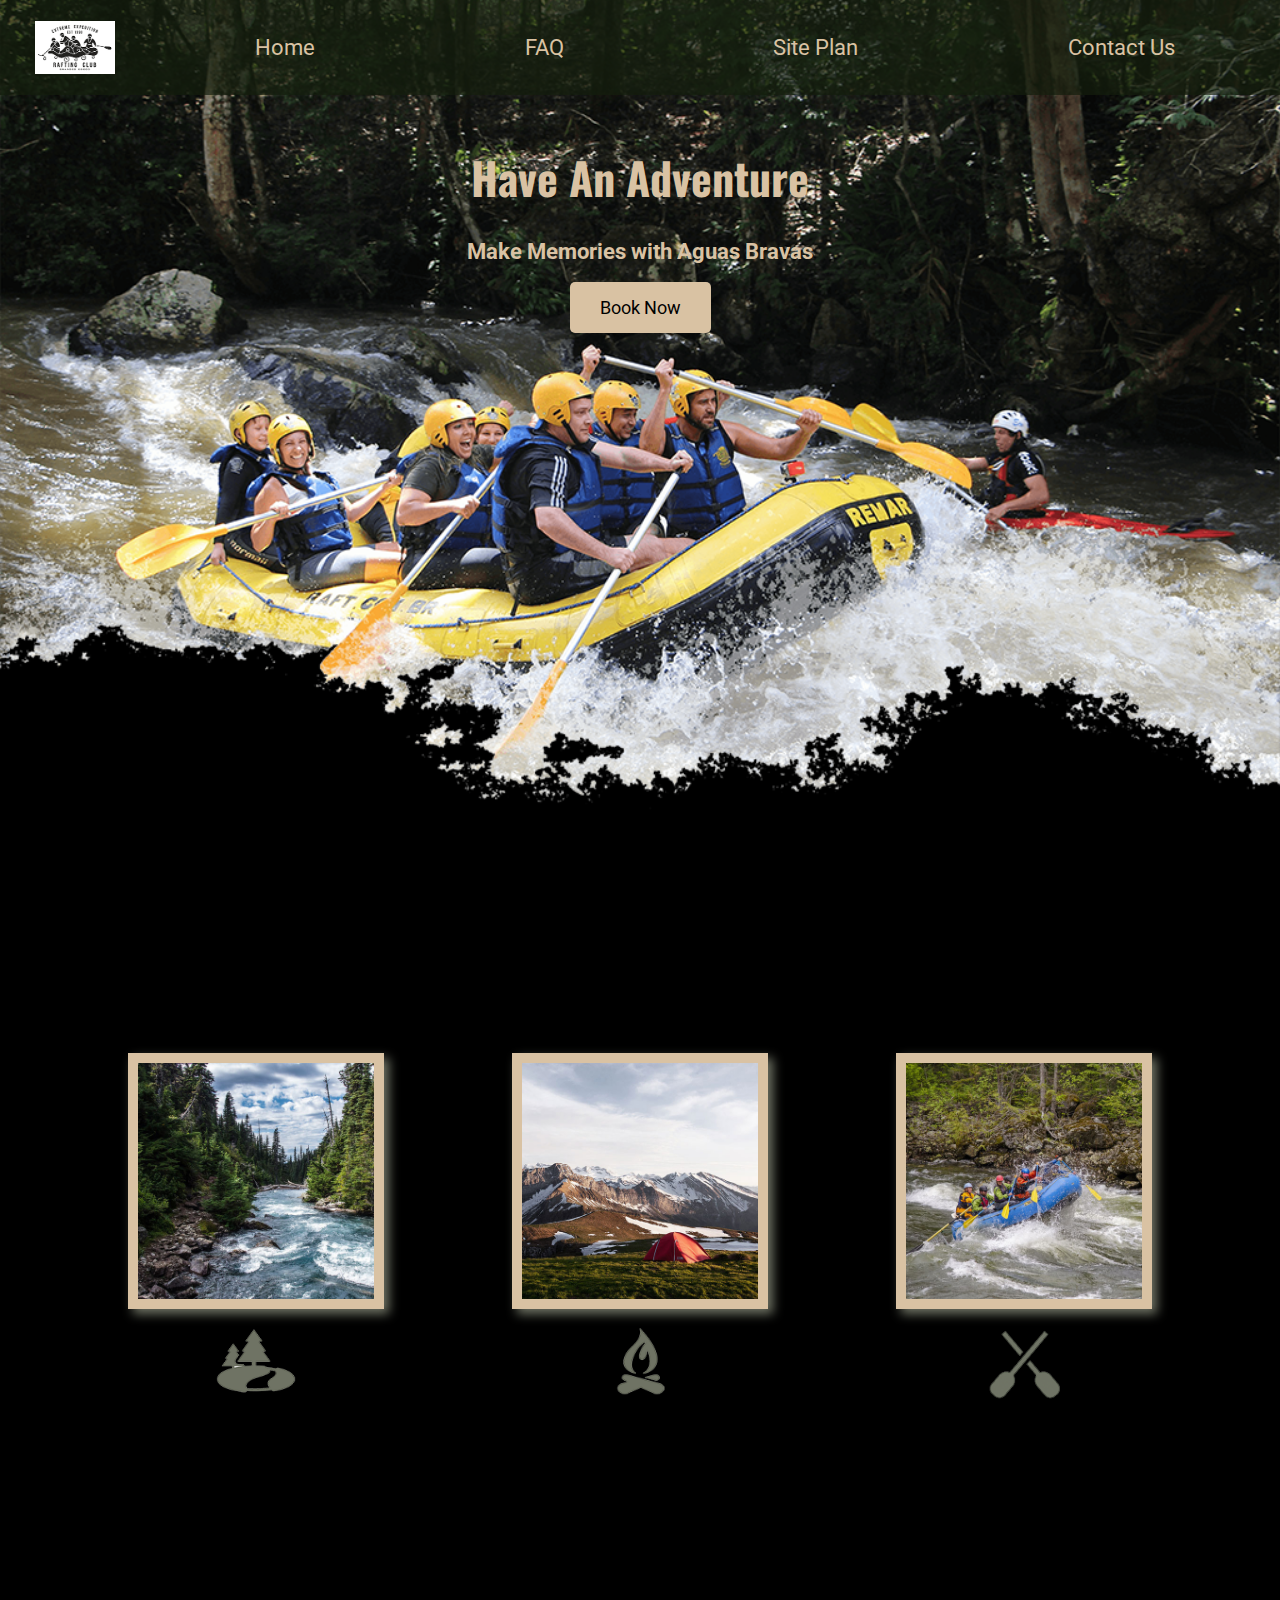
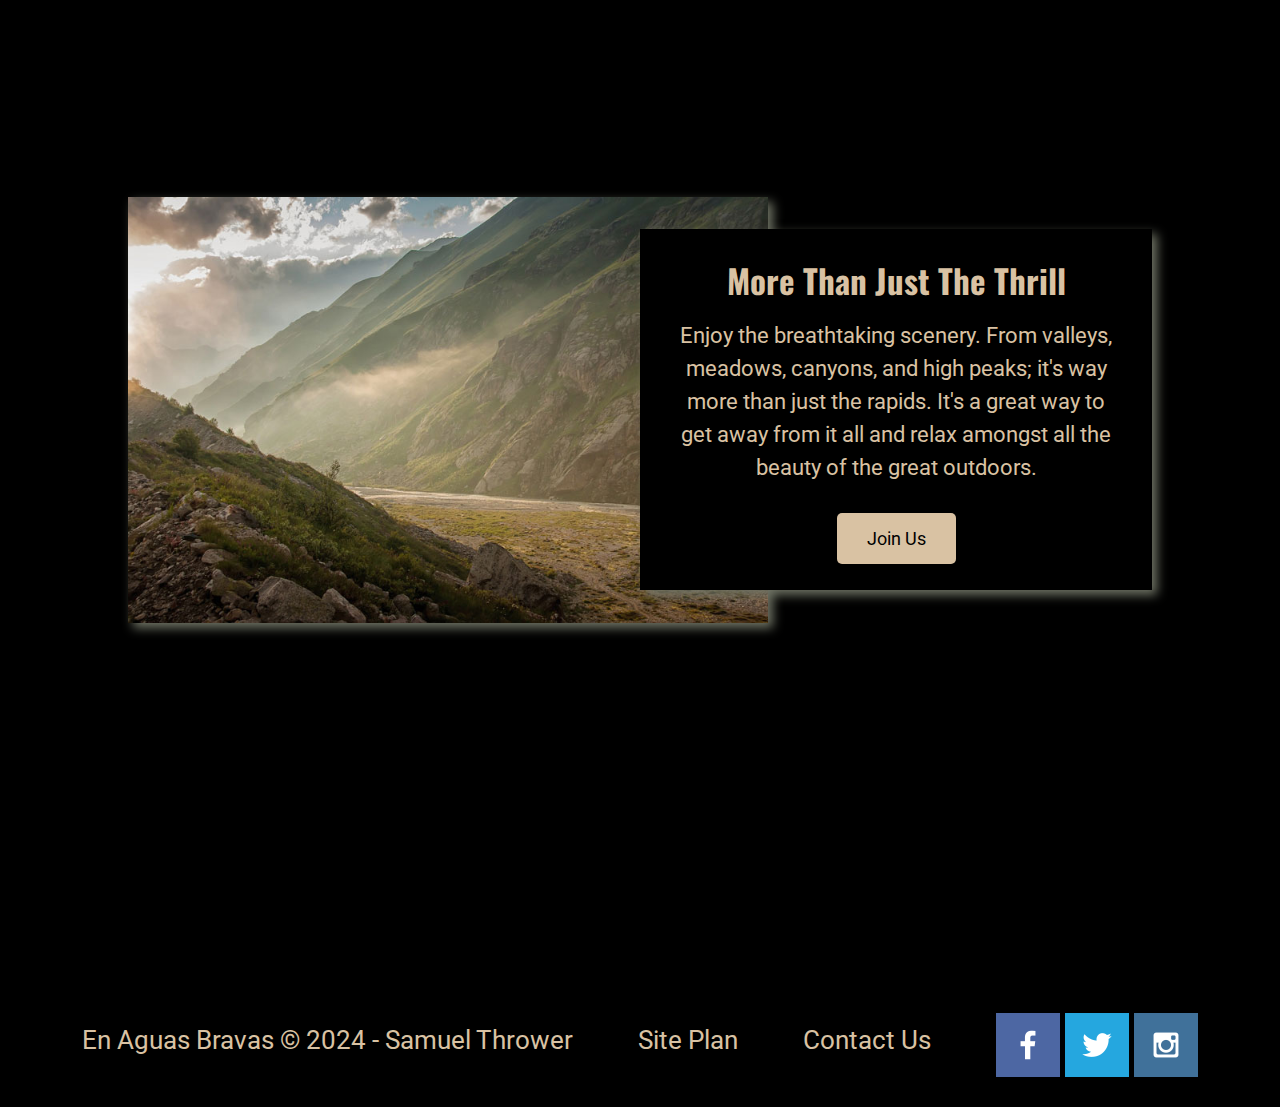
<file: wwr/index.html>
<!DOCTYPE html>
<html lang="en">
<head>
    <meta charset="UTF-8">
    <meta name="viewport" content="width=device-width, initial-scale=1.0">
    <title>Whitewater Rafting | En Aguas Bravas | Home</title>
    <link rel="stylesheet" href="styles/style.css">
</head>
<body>
    <div id="content">
        <header>
            <a id="logo_link" href="index.html">
                <img class="logo" src="images/logo.png" alt="En Aguas Bravas Logo" >
            </a>
            <nav>
                <a href="index.html">Home</a>
                <a href="faq.html">FAQ</a>
                <a href="site-plan-rafting.html">Site Plan</a>
                <a href="contactus.html">Contact Us</a>
            </nav>
        </header>
        <div id="hero">
            <div id="hero-box">
                <img id="hero-img" src="images/hero.png" alt="Beautiful Jungle River Picture">
            </div>
            <section id="hero-msg">
                <h1 class="home-title">Have An Adventure</h1>
                <h4>Make Memories with Aguas Bravas </h4>
                <div class='button-box'>
                    <a class='book' href="contactus.html">Book Now</a>
                </div>
            </section>
        </div>
        <main class="home-grid">
            <section class="rivers-card">
                <img class="card-img" src="images/rivers.jpg" alt="idk">
                <img class="icon" src="images/river_icon.png" alt="river icon">
                <h2>Rivers</h2>
            </section>
            <section class="camping-card">
                <img class="card-img" src="images/camping.jpg" alt="rafting boat">
                <img class="icon" src="images/fire_icon.png" alt="oars icon">
                <h2>Camping</h2>
            </section>
            <section class="rapids-card">
                <img class="card-img" src="images/rapids.jpg" alt="rafting boat">
                <img class="icon" src="images/oars.png" alt="oars icon">
                <h2>Rapids</h2>
            </section>
            <div id="background"></div>
            <img class="mountains" src="images/mountains.jpg" alt="Misty mountains">
            <section class="msg">
                <h2>More Than Just The Thrill</h2>
                <p>Enjoy the breathtaking scenery. From valleys, meadows, canyons, and high peaks; it's way more than just the rapids. It's a great way to get away from it all and relax amongst all the beauty of the great outdoors.</p>
                <a class='join' href="rivers.html">Join Us</a>
            </section>
        </main>
        <footer>
            <p>En Aguas Bravas &copy; 2024 - Samuel Thrower</p>
            <p><a href="site-plan-rafting.html">Site Plan</a></p>
            <p><a href="contactus.html">Contact Us</a></p>
            <div class="social">
                <a href="https://facebook.com" target="_blank">
                    <img src="images/facebook.png" alt="fb icon">
                </a>
                <a href="https://twitter.com" target="_blank">
                    <img src="images/twitter.png" alt="twitter icon">
                </a>
                <a href="https://instagram.com" target="_blank">
                    <img src="images/instagram.png" alt="instagram icon">
                </a>
            </div>
        </footer>
    </div>
</body>
</html>
</file>
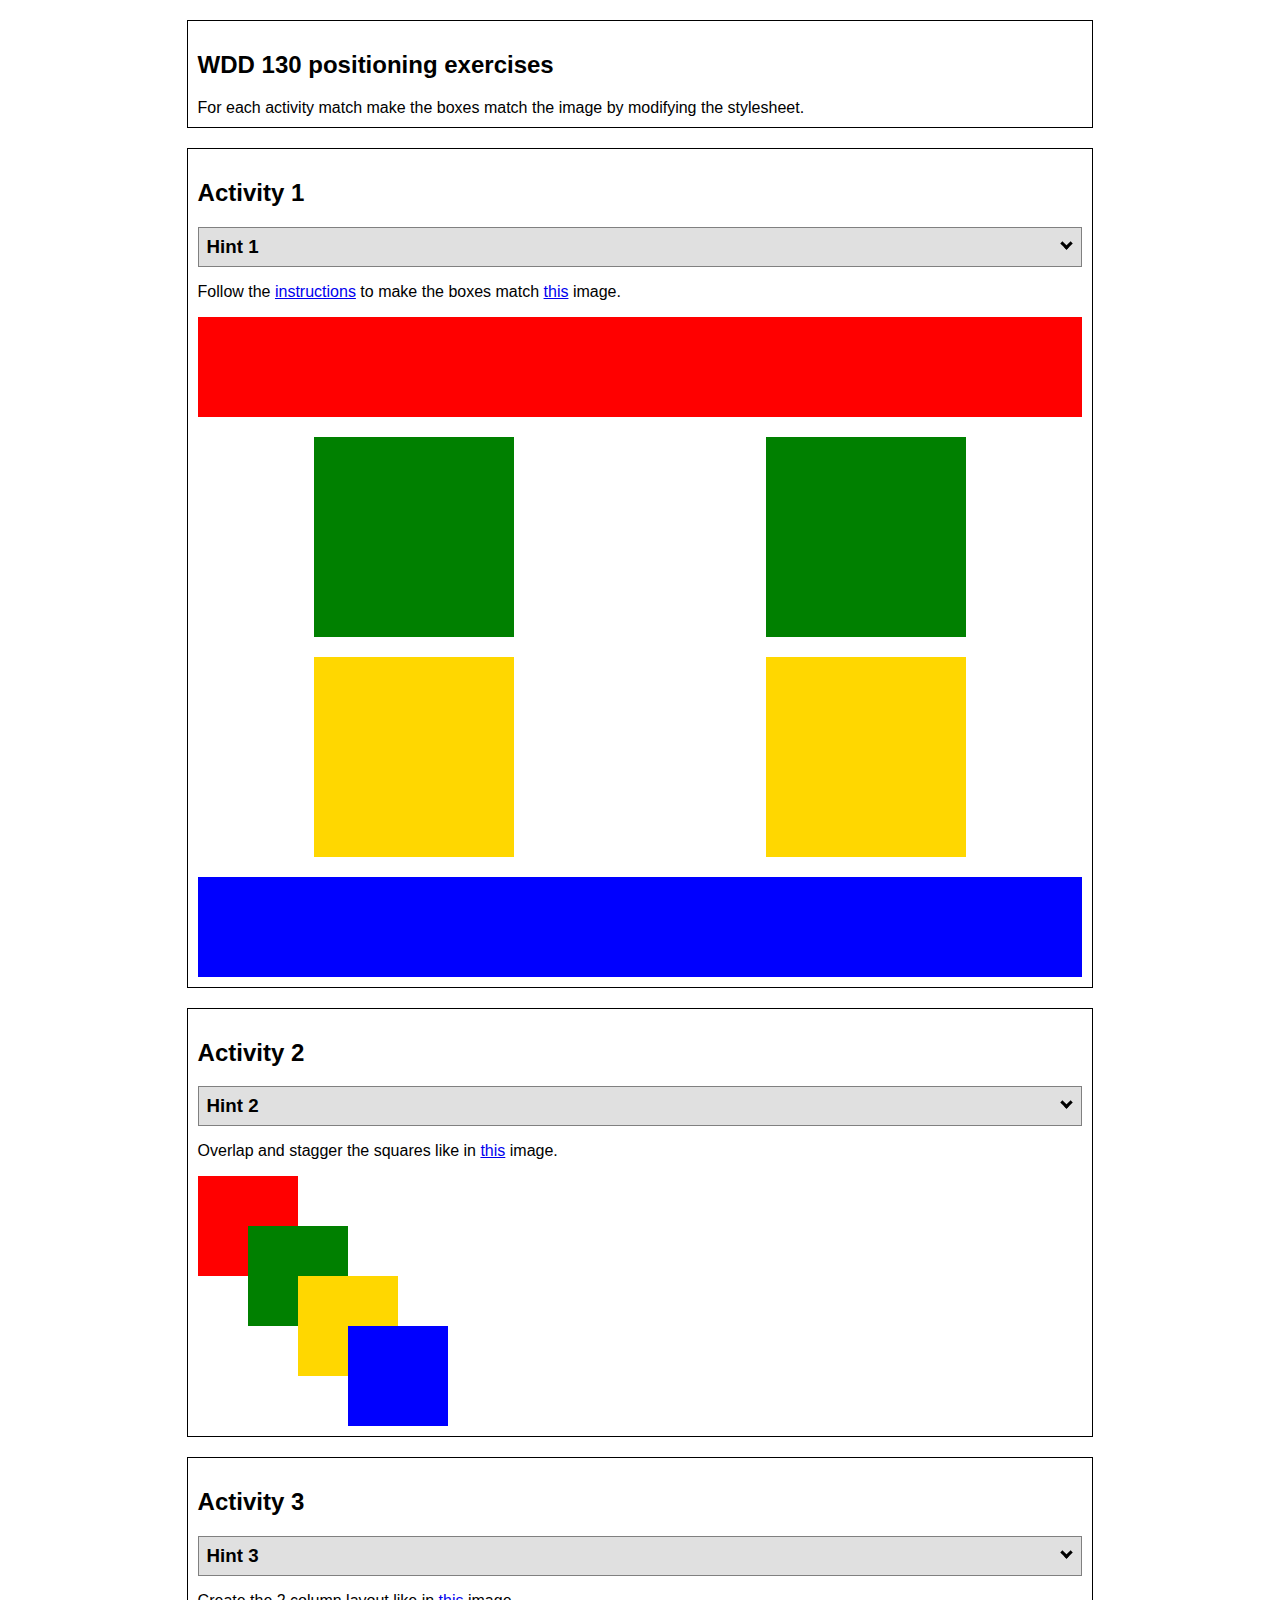
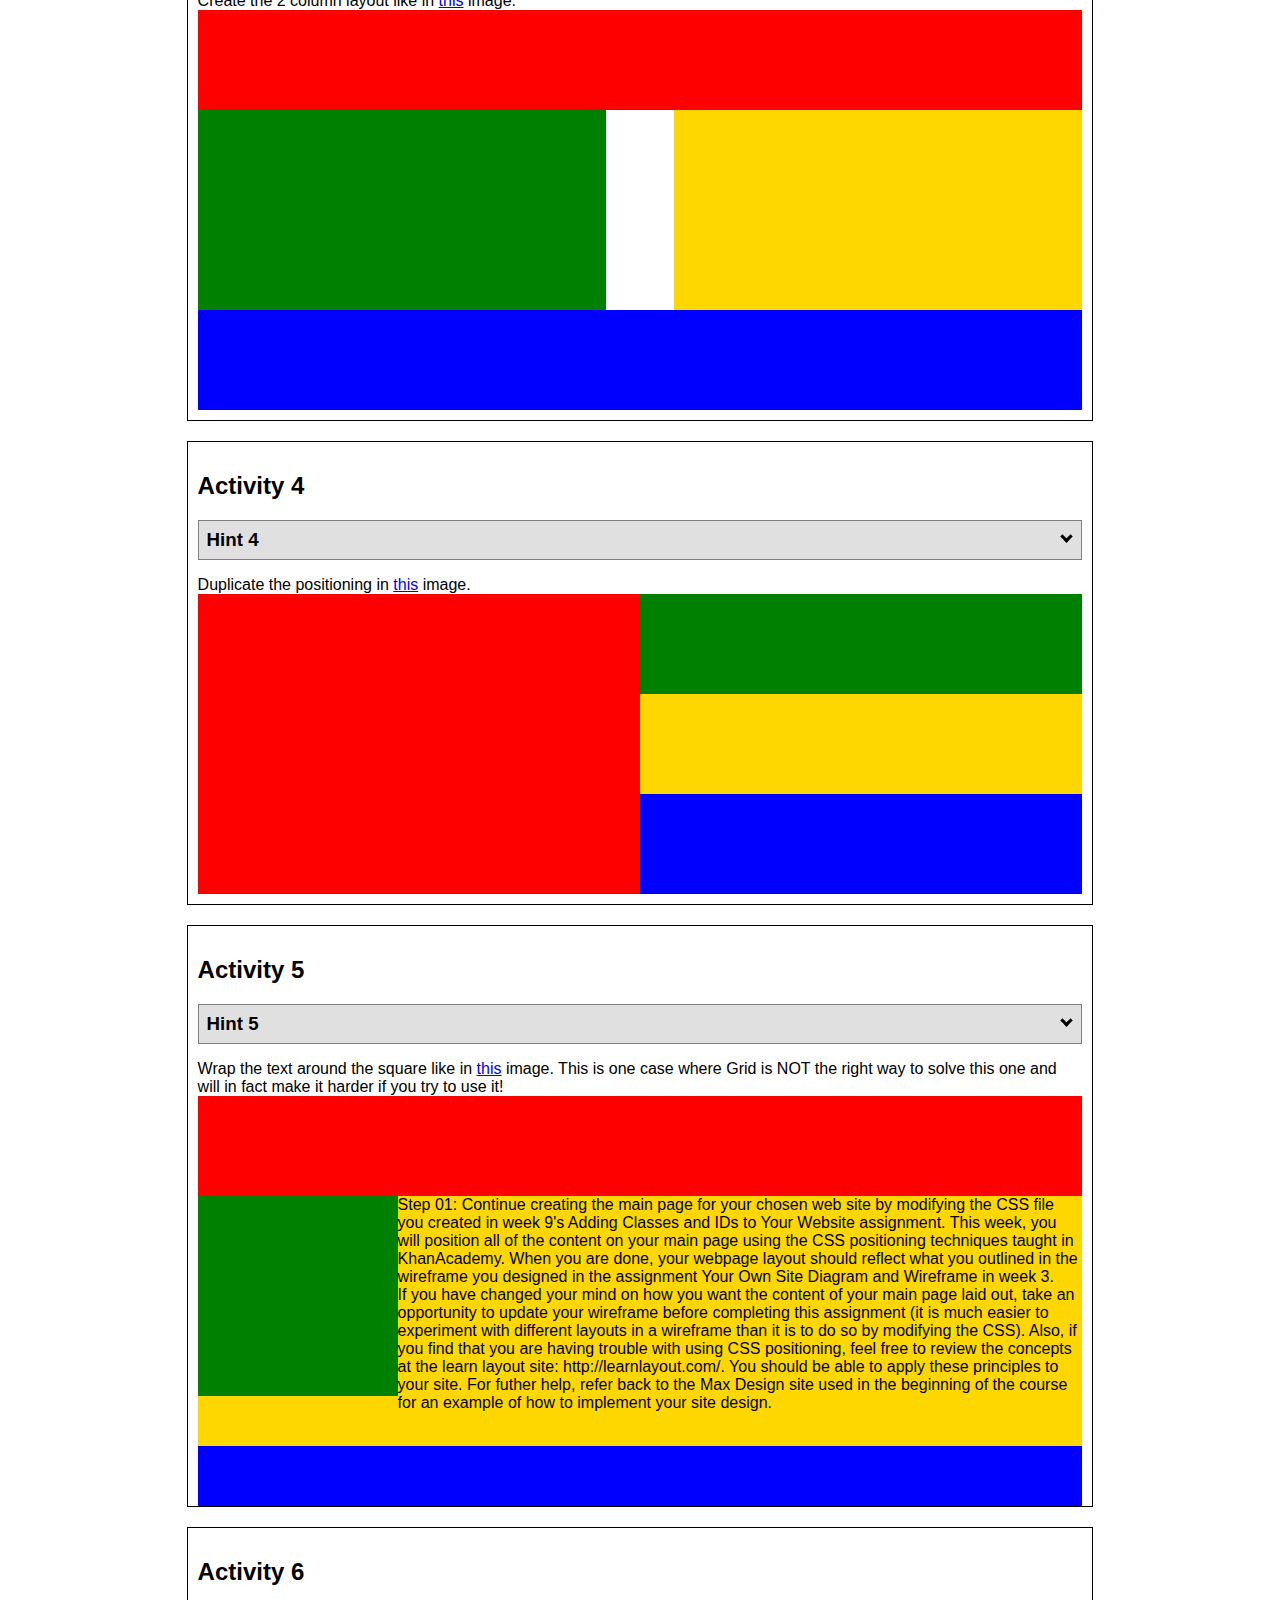
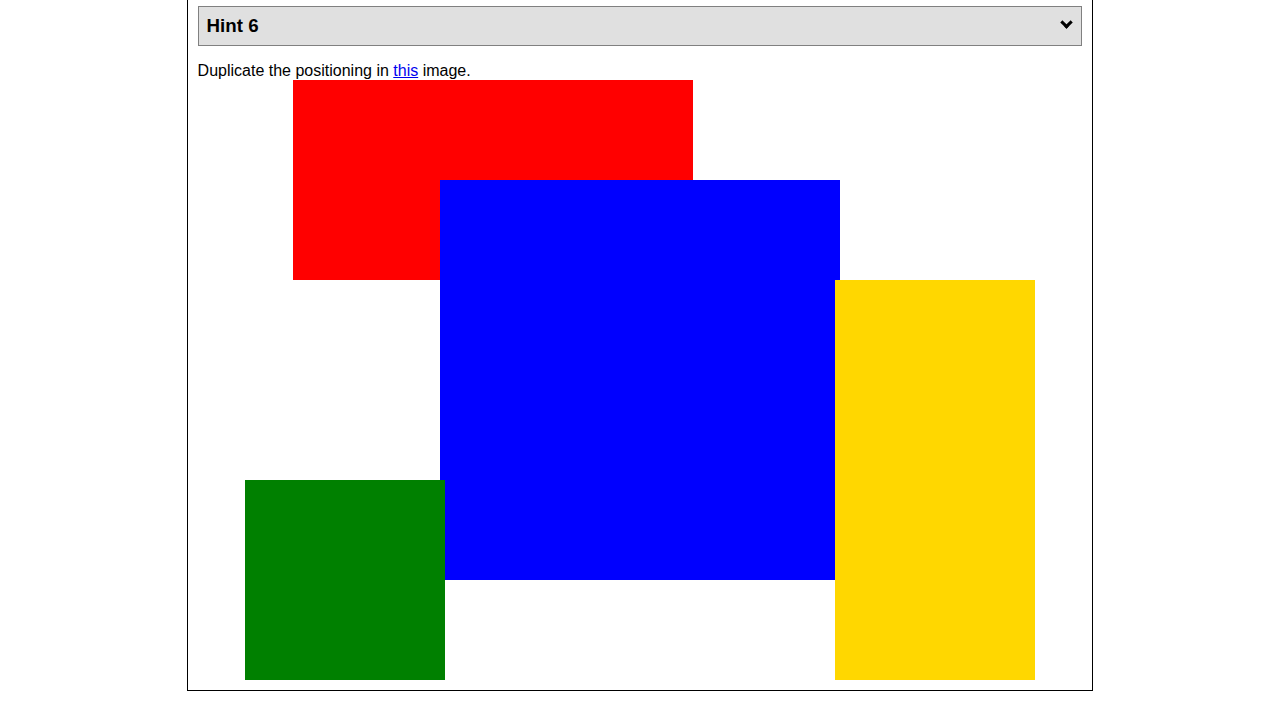
<file: positioning.html>
<!DOCTYPE html>
<html lang="en">
  <head>
    <!-- HTML - Name: positioning.html -->
    <title>Positioning Activity</title>
    <link rel="stylesheet" type="text/css" href="positionstyles.css" />
  </head>
  <body>
    <div class="activity">
      <h2>WDD 130 positioning exercises</h2>
      For each activity match make the boxes match the image by modifying the stylesheet.</div>
    <div class="activity">
      <h2>Activity 1</h2>
      <section class="hint"><input type="checkbox" ><i></i> <h3>Hint 1</h3><div><p>Check out the <a href="https://byui-wdd.github.io/wdd130/activities/w06-css-positioning.html" target="_blank">activity instructions</a> in Ilearn!</p></div></section>
      <p>Follow the <a href="https://byui-wdd.github.io/wdd130/activities/w06-css-positioning.html" target="_blank">instructions</a> to make the boxes match  <a href="https://byui-wdd.github.io/wdd130/images/example1.png" target="_blank">this</a> image.</p>
      <div class="content1" >
        <div class="red1" ></div>
        <div class="green1" ></div>
        <div class="green1" ></div>
        <div class="yellow1"></div>
        <div class="yellow1"></div>
        <div class="blue1"></div>
      </div>
    </div>
    <div class="activity">
      <h2>Activity 2</h2>
      <section class="hint"><input type="checkbox" > <h3>Hint 2</h3><i></i><div>
      <ul>
      <li>grid-template-columns: 50px 50px 50px 50px 50px </li></ul></div></section>
      <p>Overlap and stagger the squares like in <a href="https://byui-wdd.github.io/wdd130/images/example2.png" target="_blank">this</a> image.</p>
      <div class="content2" >
        <div class="red2" ></div>
        <div class="green2" ></div>
        <div class="yellow2"></div>
        <div class="blue2"></div>
      </div>
    </div>
    <div class="activity">
      <h2>Activity 3</h2>
      <section class="hint"><input type="checkbox" > <h3>Hint 3</h3><i></i><div><p>This one is going to be best solved with CSS Grid. Remember to make the boxes the right width first...then start moving them around. </p><h4>Properties used:</h4><ul><li>display:grid;</li><li>grid-template-columns:</li><li>grid-column-gap:</li>
        <li>grid-column:</li>  </ul></div></section>
      Create the 2 column layout like in <a href="https://byui-wdd.github.io/wdd130/images/example3.png" target="_blank">this</a>  image.
      <div class="content3" >
        <div class="red3" ></div>
        <div class="green3" ></div>
        <div class="yellow3"></div>
        <div class="blue3"></div>
      </div>
    </div>
    <div class="activity">
      <h2>Activity 4</h2>
      <section class="hint"><input type="checkbox" > <h3>Hint 4</h3><i></i><div><p>For the others we have been primarily concerned with width. For this one you will need to adjust height as well. </p><h4>Properties used:</h4><ul><li>display:grid;</li><li>grid-template-columns:</li><li>grid-row:</li></ul></div></section>
      Duplicate the positioning in <a href="https://byui-wdd.github.io/wdd130/images/example4.png" target="_blank">this</a> image. 
      <div class="content4" >
        <div class="red4" ></div>
        <div class="green4" ></div>
        <div class="yellow4"></div>
        <div class="blue4"></div>
      </div>
    </div>

    <div class="activity">
      <h2>Activity 5</h2>
      <section class="hint"><input type="checkbox" > <h3>Hint 5</h3><i></i><div><p>Grid is <strong>not</strong> the right way to do this.  In fact there is only one way to really do that...and that is with float. Remember that we float the thing we want the text to wrap around.  Also remember to start by making all the shapes the right size and shape.</p><h4>Properties used:</h4><ul><li>float: left;</li></ul></div></section>
      Wrap the text around the square like in <a href="https://byui-wdd.github.io/wdd130/images/example5.png" target="_blank">this</a> image. This is one case where Grid is NOT the right way to solve this one and will in fact make it harder if you try to use it!
      <div class="content5" >
        <div class="red5" ></div>
        <div class="green5" ></div>
        <div class="yellow5">Step 01: Continue creating the main page for your chosen web site by modifying the CSS file you created in week 9's Adding Classes and IDs to Your Website assignment. This week, you will position all of the content on your main page using the CSS positioning techniques taught in KhanAcademy. When you are done, your webpage layout should reflect what you outlined in the wireframe you designed in the assignment Your Own Site Diagram and Wireframe in week 3. <br />
          If you have changed your mind on how you want the content of your main page laid out, take an opportunity to update your wireframe before completing this assignment (it is much easier to experiment with different layouts in a wireframe than it is to do so by modifying the CSS). Also, if you find that you are having trouble with using CSS positioning, feel free to review the concepts at the learn layout site: http://learnlayout.com/. You should be able to apply these principles to your site. For futher help, refer back to the Max Design site used in the beginning of the course for an example of how to implement your site design.</div>
        <div class="blue5"></div>
      </div>
    </div>
    <div class="activity">
      <h2>Activity 6</h2>
      <section class="hint"><input type="checkbox" > <h3>Hint 6</h3><i></i><div><p>This one is all about visualizing the grid behind the layout. If you are having a hard time doing that first: all the sizes are even multiples of 100, and second here is another example with the lines drawn: <a href="https://byui-wdd.github.io/wdd130/images/example6-hint.png" target="_blank">example 6 with lines</a>. For this one you will find it easiest if you use px for the column width. You can also use <kbd>z-index</kbd> to control the element layering.    </p><h4>Properties used:</h4><ul><li>display:grid;</li><li>grid-template-columns:</li><li>grid-column:</li><li>grid-row:</li><li><a href="https://www.w3schools.com/cssref/pr_pos_z-index.asp" target="_blank">z-index:</a></li></ul></div></section>
      Duplicate the positioning in <a href="https://byui-wdd.github.io/wdd130/images/example6.png" target="_blank">this</a> image.
      <div class="content6" >
        <div class="red6" ></div>
        <div class="green6" ></div>
        <div class="yellow6"></div>
        <div class="blue6"></div>
      </div>
    </div>
  </body>
</html>
</file>
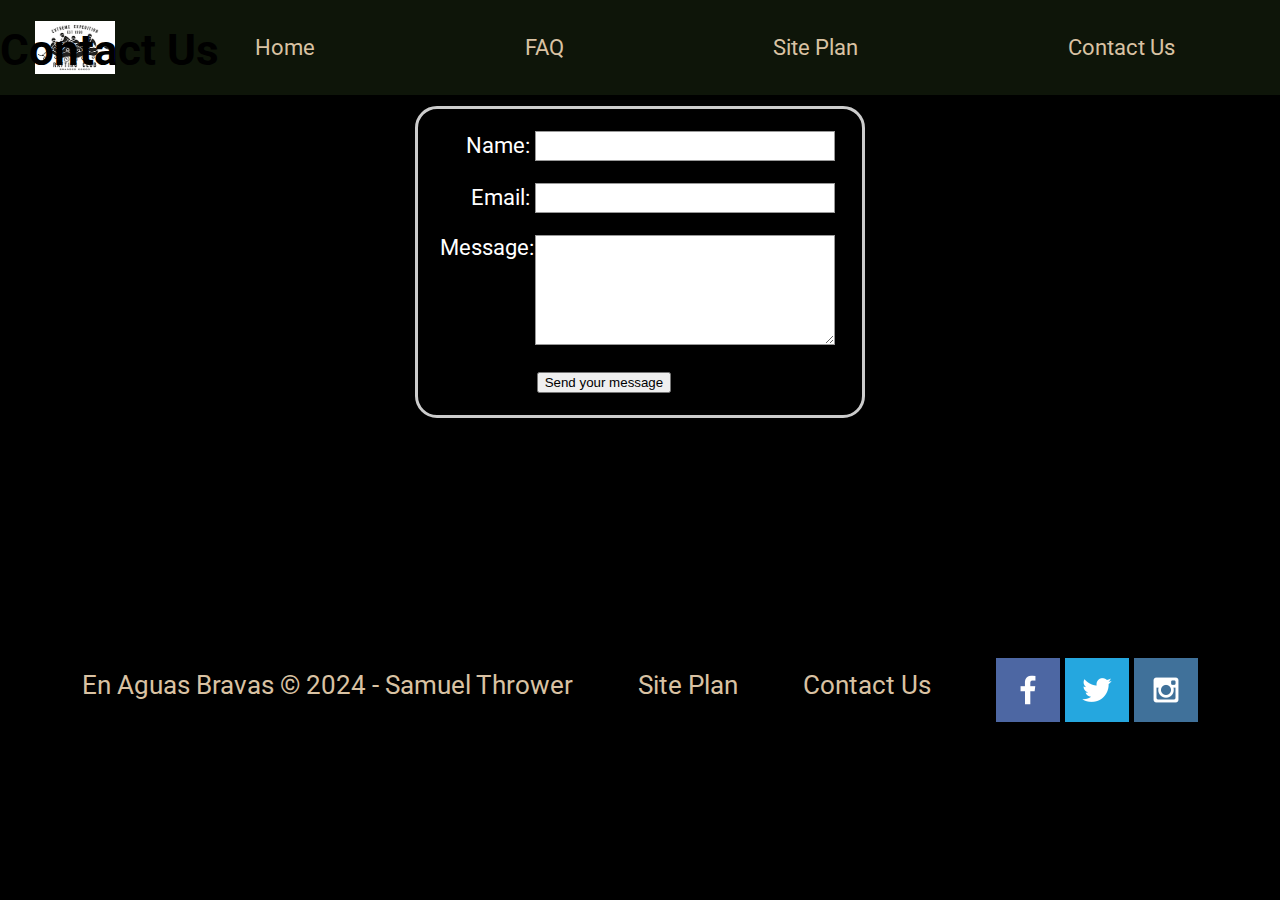
<file: wwr/contactus.html>
<!DOCTYPE html>
<html lang="en">
<head>
    <meta charset="UTF-8">
    <meta name="viewport" content="width=device-width, initial-scale=1.0">
    <title>Whitewater Rafting | En Aguas Bravas | Contact Us</title>
    <link rel="stylesheet" href="styles/style.css">
    <style>
        form {
  /* Center the form on the page */
  margin: 0 auto;
  width: 400px;
  /* Form outline */
  padding: 1em;
  border: 3px solid #ccc;
  border-radius: 1em;
}

ul {
  list-style: none;
  padding: 0;
  margin: 0;
}

form li + li {
  margin-top: 1em;
}

label {
  /* Uniform size & alignment */
  display: inline-block;
  width: 90px;
  text-align: right;
  color: white;
}

input,
textarea {
  /* To make sure that all text fields have the same font settings
     By default, textareas have a monospace font */
  font: 1em sans-serif;

  /* Uniform text field size */
  width: 300px;
  box-sizing: border-box;

  /* Match form field borders */
  border: 1px solid #999;
}

input:focus,
textarea:focus {
  /* Additional highlight for focused elements */
  border-color: white;
}

textarea {
  /* Align multiline text fields with their labels */
  vertical-align: top;

  /* Provide space to type some text */
  height: 5em;
}

.button {
  /* Align buttons with the text fields */
  padding-left: 90px; /* same size as the label elements */
}

button {
  /* This extra margin represent roughly the same space as the space
     between the labels and their text fields */
  margin-left: 0.5em;
}
#feedback {
    background-color: antiquewhite;
    position: absolute;
    top: 0;
    left: 0;
    right: 0;
    padding: .5em;
    /* make this element invisible until we are ready for it */
    display: none;      
}
.moveDown {
    margin-top: 3em;
}
    </style>
</head>
<body>
    <div id="content">
        <header>
            <a id="logo_link" href="index.html">
                <img class="logo" src="images/logo.png" alt="En Aguas Bravas Logo" >
            </a>
            <nav>
                <a href="index.html">Home</a>
                <a href="faq.html">FAQ</a>
                <a href="site-plan-rafting.html">Site Plan</a>
                <a href="contactus.html">Contact Us</a>
            </nav>
        </header>
        <div id="hero">
            <section id="hero-msg2">
                <h1 class="contactus-title">Contact Us</h1>
            </section>
        </div>
        <main class="contactus-grid">
            <div id="feedback"></div>
            <form action="/my-handling-form-page" method="post">
                <ul>
                  <li>
                    <label for="name">Name:</label>
                    <input type="text" id="name" name="user_name" />
                  </li>
                  <li>
                    <label for="mail">Email:</label>
                    <input type="email" id="mail" name="user_email" />
                  </li>
                  <li>
                    <label for="msg">Message:</label>
                    <textarea id="msg" name="user_message"></textarea>
                  </li>
                  <li class="button">
                    <button type="submit">Send your message</button>
                  </li>                  
                </ul>
              </form>              
        </main>
        <footer>
            <p>En Aguas Bravas &copy; 2024 - Samuel Thrower</p>
            <p><a href="site-plan-rafting.html">Site Plan</a></p>
            <p><a href="contactus.html">Contact Us</a></p>
            <div class="social">
                <a href="https://facebook.com" target="_blank">
                    <img src="images/facebook.png" alt="fb icon">
                </a>
                <a href="https://twitter.com" target="_blank">
                    <img src="images/twitter.png" alt="twitter icon">
                </a>
                <a href="https://instagram.com" target="_blank">
                    <img src="images/instagram.png" alt="instagram icon">
                </a>
            </div>
        </footer>
    </div>
    <script>
        // get the feedback div element so we can do something with it.
        const feedbackElement = document.getElementById('feedback');
        // get the form so we can read what was entered in it.
        const formElement = document.forms[0];
        // add a 'listener' to wait for a submission of our form. When that happens run the code below.
        formElement.addEventListener('submit', function(e) {
            // stop the form from doing the default action.
            e.preventDefault();
            // set the contents of our feedback element to a message letting the user know the form was submitted successfully. Notice that we pull the name that was entered in the form to personalize the message!
            feedbackElement.innerHTML = 'Hello '+ formElement.user_name.value +'! Thank you for your message. We will get back with you as soon as possible!';
            // make the feedback element visible.
            feedbackElement.style.display = "block";
            // add a class to move everything down so our message doesn't cover it.
            document.body.classList.toggle('moveDown');
        });
    </script>
</body>
</html>
</file>
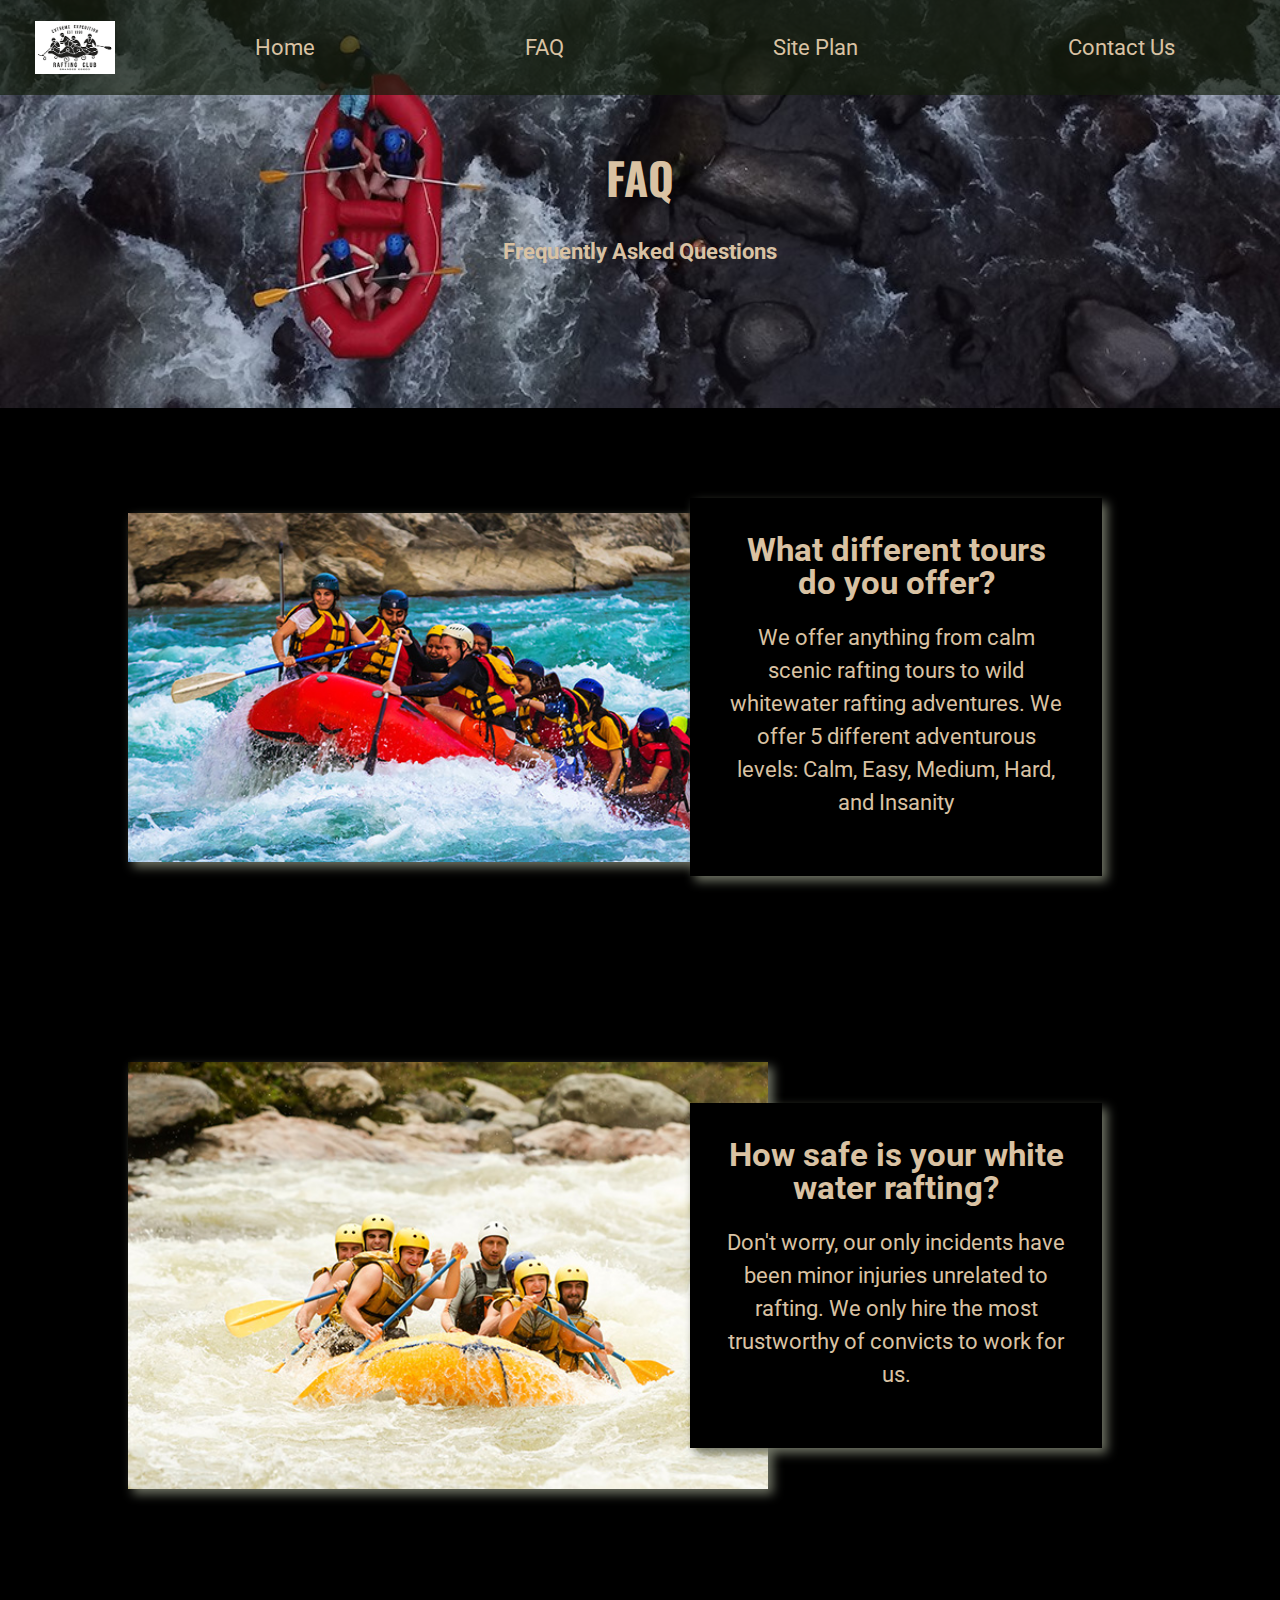
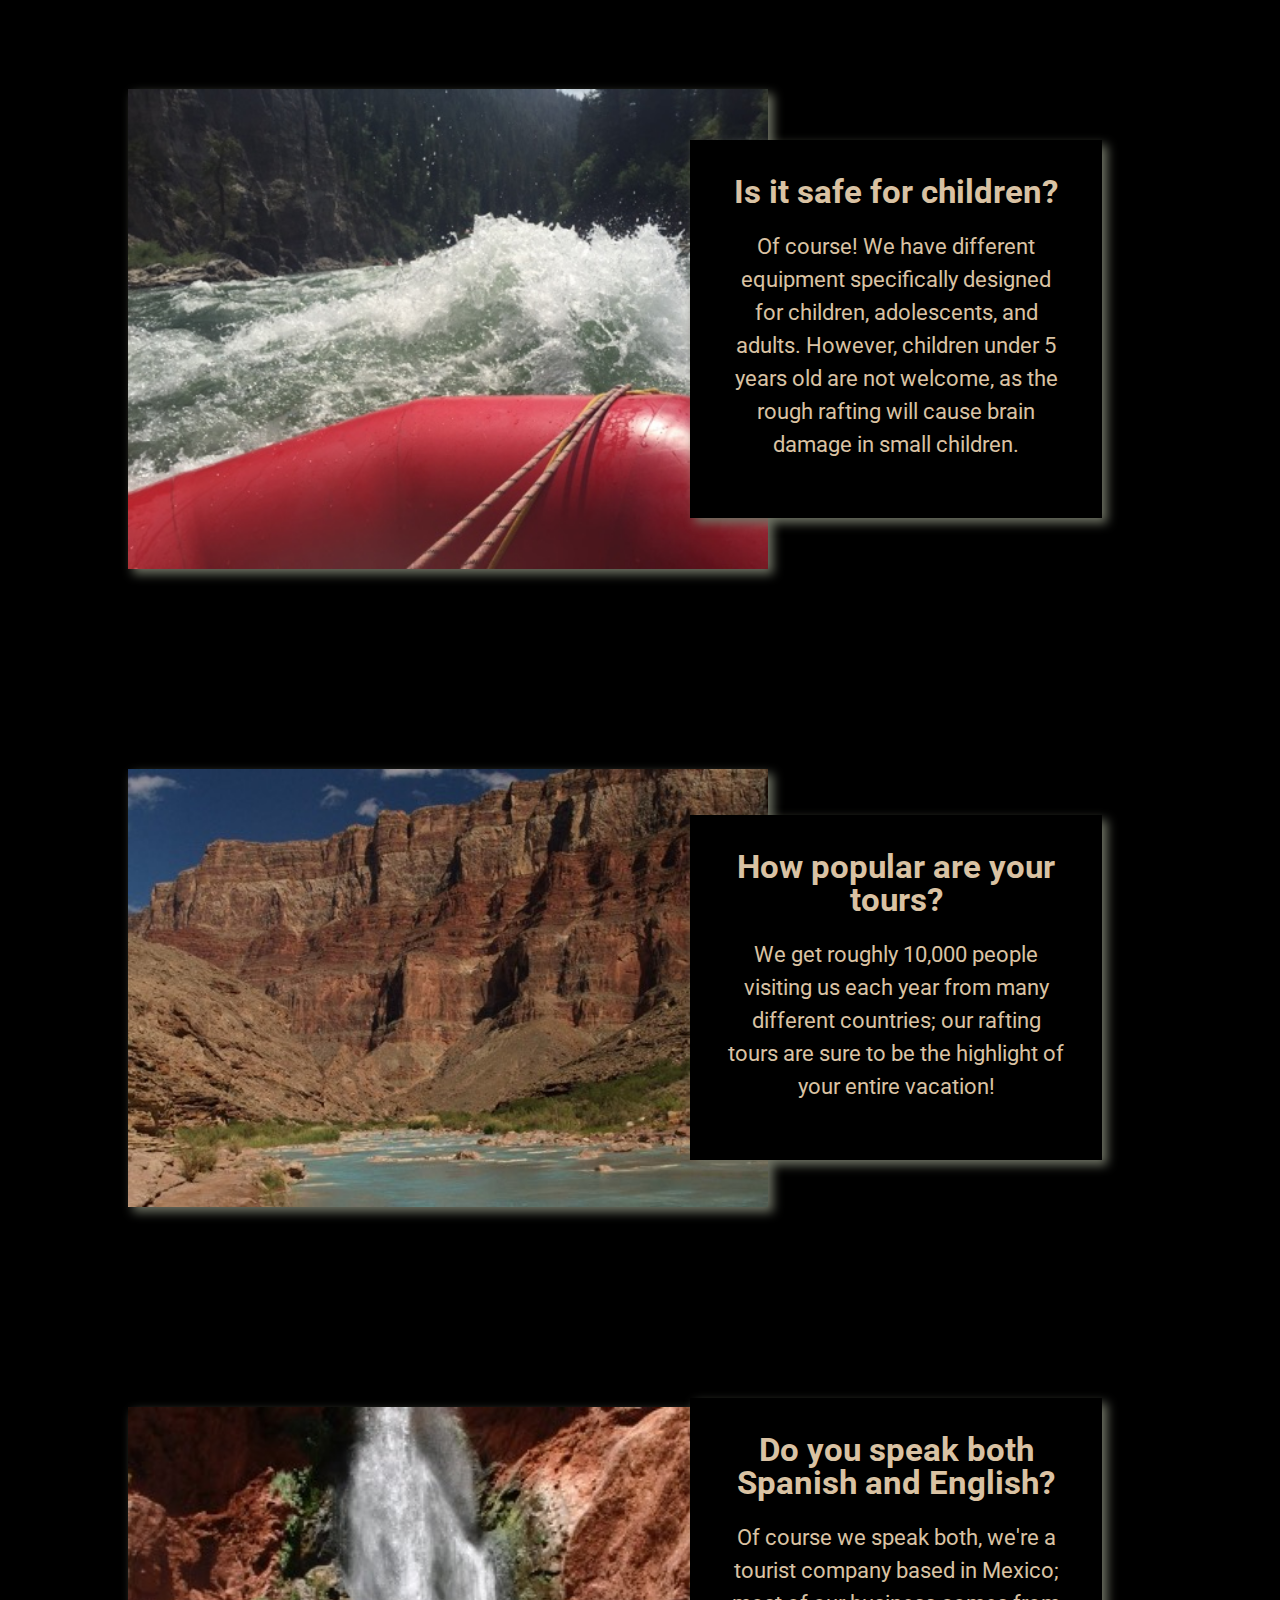
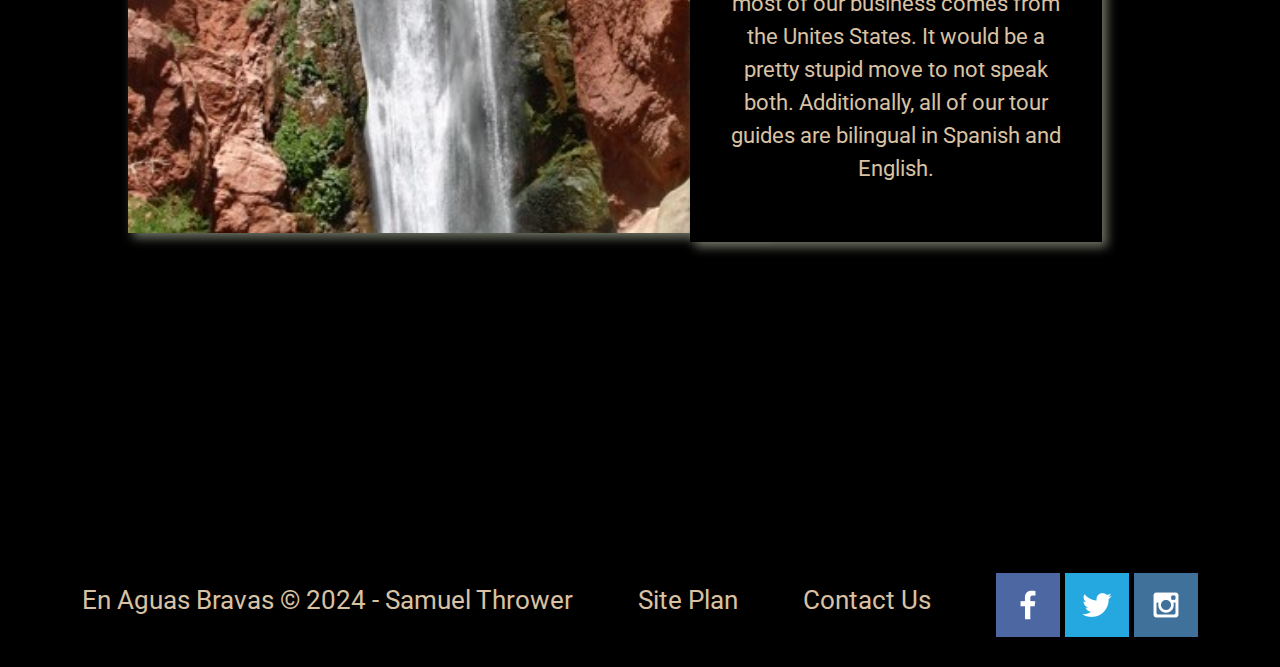
<file: wwr/faq.html>
<!DOCTYPE html>
<html lang="en">
<head>
    <meta charset="UTF-8">
    <meta name="viewport" content="width=device-width, initial-scale=1.0">
    <title>Whitewater Rafting | En Aguas Bravas | Page 2</title>
    <link rel="stylesheet" href="styles/style.css">
</head>
<body>
    <div id="content">
        <header>
            <a id="logo_link" href="index.html">
                <img class="logo" src="images/logo.png" alt="En Aguas Bravas Logo" >
            </a>
            <nav>
                <a href="index.html">Home</a>
                <a href="faq.html">FAQ</a>
                <a href="site-plan-rafting.html">Site Plan</a>
                <a href="contactus.html">Contact Us</a>
            </nav>
        </header>
        <div id="hero">
            <div id="hero-box">
                <img id="hero-img" src="images/rafting16_1024.jpg" alt="Another Beautiful Jungle River Picture">
            </div>
            <section id="hero-msg">
                <h1 class="faq-title">FAQ</h1>
                <h4>Frequently Asked Questions</h4>
            </section>
        </div>
        <main class="faq-grid">
            <img class="faq-rafting1" src="images/rafting18_600.jpg" alt="People rafting">
            <section class="faq-msg">
                <h2>What different tours do you offer?</h2>
                <p>We offer anything from calm scenic rafting tours to wild whitewater rafting adventures. We offer 5 different adventurous levels: Calm, Easy, Medium, Hard, and Insanity</p>
            </section>
            <img class="deer-creek" src="images/deercreek-portrait.jpg" alt="Misty mountains">
            <section class="faq-msg2">
                <h2>How safe is your white water rafting?</h2>
                <p>Don't worry, our only incidents have been minor injuries unrelated to rafting. We only hire the most trustworthy of convicts to work for us.</p>
            </section>
            <img class="faq-rafting2" src="images/rafting4_600.jpg" alt="Misty mountains">
            <section class="faq-msg3">
                <h2>Is it safe for children?</h2>
                <p>Of course! We have different equipment specifically designed for children, adolescents, and adults. However, children under 5 years old are not welcome, as the rough rafting will cause brain damage in small children.</p>
            </section>
            <img class="faq-rafting3" src="images/snake-rapid1.jpg" alt="Misty mountains">
            <section class="faq-msg4">
                <h2>How popular are your tours?</h2>
                <p>We get roughly 10,000 people visiting us each year from many different countries; our rafting tours are sure to be the highlight of your entire vacation!</p>
            </section>
            <img class="canyon" src="images/little-colorado-portrait.jpg" alt="Misty mountains">
            <section class="faq-msg5">
                <h2>Do you speak both Spanish and English?</h2>
                <p>Of course we speak both, we're a tourist company based in Mexico; most of our business comes from the Unites States. It would be a pretty stupid move to not speak both. Additionally, all of our tour guides are bilingual in Spanish and English.</p>
            </section>
        </main>
        <footer>
            <p>En Aguas Bravas &copy; 2024 - Samuel Thrower</p>
            <p><a href="site-plan-rafting.html">Site Plan</a></p>
            <p><a href="contactus.html">Contact Us</a></p>
            <div class="social">
                <a href="https://facebook.com" target="_blank">
                    <img src="images/facebook.png" alt="fb icon">
                </a>
                <a href="https://twitter.com" target="_blank">
                    <img src="images/twitter.png" alt="twitter icon">
                </a>
                <a href="https://instagram.com" target="_blank">
                    <img src="images/instagram.png" alt="instagram icon">
                </a>
            </div>
        </footer>
    </div>
</body>
</html>
</file>
<file: wwr/styles/style.css>
@import url('https://fonts.googleapis.com/css2?family=Roboto&family=Rock+Salt&display=swap');
@import url('https://fonts.googleapis.com/css2?family=Oswald&display=swap');

:root {
    --heading-font: "Oswald", "Rock Salt", sans-serif;
    --paragraph-font: Roboto, Helvetica, sans-serif;
}

#content {
    max-width: 1600px;
    margin: 0 auto;
}
nav a {
    text-align: center;
    color: #d9c2a3;
    text-decoration: none;
    padding: 35px;
}
#hero-msg h1, #hero-msg h4 {
    text-align: center;
}
.button-box {
    text-align: center;
}
main section {
    text-align: center;
}
#background {
    height: 725px;
    background-color: black;
    grid-column: 1/11;
    grid-row: 4/9;
}
body {
    background-color: black;
    font-family: var(--paragraph-font);
    font-size: 22px;
    margin: 0;
    padding: 0;
}
header {
    background-color:rgba(20,30,13, .7);
    display: grid;
    grid-template-columns: 150px auto;
}
nav a:hover {
    background-color: black;
    color: #d9c2a3;
}
.book, .join {
    background-color: #d9c2a3;
    color: #000000;
    text-decoration: none;
    font-size: 18px;
    padding: 15px 30px;
    margin-top: 50px;
    border-radius: 5px;
}
.book:hover, .join:hover {
    background-color: black;
    color: #d9c2a3;
}
.msg {
    background-color: black;
    line-height: 1.5em;
    padding: 35px;
    grid-column: 6/10;
    grid-row: 6/7;
    box-shadow: 5px 5px 10px #6f7364;
}
footer {
    background-color: black;
    color: #d9c2a3;
    padding: 25px 50px;
    margin-top: 200px;
    display: flex;
    justify-content: space-around;
    align-items: center;
}
.home-title {
    color: #d9c2a3;
    font-family: var(--heading-font);
    font-size: 2em;
    margin-top: 50px;
}
h4 {
    color: #d9c2a3;
}
.msg h2 {
    color: #d9c2a3;
    font-family: var(--heading-font)
}
.msg p {
    color: #d9c2a3;
    padding-bottom: 15px;
}
footer a {
    color: #d9c2a3;
    text-decoration: none;
}
footer a:hover {
    color: #d9c2a3;
}
.logo {
    width: 80px;
}
#hero-img {
    width: 100%;
}
footer p {
    font-size: 1.2em;
}
footer p a:hover {
    text-decoration: underline;
}
h2 {
    margin: 0;
}
#logo_link {
    padding-top: 5px;
    justify-self: center;
    align-self: center;
}
.icon {
    width: 80px;
    padding-top: 10px;
}
footer .social img {
    padding-top: 15px;
}
.rivers-card, .camping-card, .rapids-card{
    margin: 200px 0;

}
.card-img {
    border: 10px solid #d9c2a3;
    width: 100%;
    box-shadow: 5px 5px 10px #6f7364;
}
main section img {
    box-sizing: border-box;
}
.mountains {
    margin: 100px 0;
    width: 100%;
    grid-column: 2/7;
    grid-row: 5/8;
    box-shadow: 5px 5px 10px #6f7364;
}
nav {
    display: flex;
    justify-content: space-around;
}
#hero {
    display: grid;
    grid-template-columns: 1fr 3fr 1fr;
    margin-top: -100px;
}
#hero-box {
    grid-column: 1/4;
    grid-row: 1/3;
    z-index: -1;
}
#hero-msg {
    grid-column: 2/3;
    grid-row: 1/2;
    margin-top: 100px;
}
.home-grid {
    display: grid;
    grid-template-columns: 1fr 1fr 1fr 1fr 1fr 1fr 1fr 1fr 1fr 1fr;
}
.rivers-card {
    grid-column: 2/4;
    grid-row: 2/3;
}
.camping-card {
    grid-column: 5/7;
    grid-row: 2/3;
}
.rapids-card {
    grid-column: 8/10; 
    grid-row: 2/3;
}
.card-img:hover {
    opacity: .6;
    transform: scale(1.1);
}
.faq-title {
    color: #d9c2a3;
    font-family: var(--heading-font);
    font-size: 2em;
    margin-top: 50px;
}
.faq-msg {
    background-color: black;
    line-height: 1.5em;
    padding: 35px;
    grid-column: 6/10;
    grid-row: 6/7;
    box-shadow: 5px 5px 10px #6f7364;
    color: #d9c2a3;
    margin: 50px;
}
.faq-grid {
    display: grid;
    grid-template-columns: 1fr 1fr 1fr 1fr 1fr 1fr 1fr 1fr 1fr 1fr;
}
.faq-rafting1 {
    margin: 100px 0;
    width: 100%;
    grid-column: 2/7;
    grid-row: 5/8;
    box-shadow: 5px 5px 10px #6f7364;
    z-index: -1;
}
.faq-rafting2 {
    margin: 100px 0;
    width: 100%;
    grid-column: 2/7;
    grid-row: 10/13;
    box-shadow: 5px 5px 10px #6f7364;
    z-index: -1;
}
.faq-rafting3 {
    margin: 100px 0;
    width: 100%;
    grid-column: 2/7;
    grid-row: 15/18;
    box-shadow: 5px 5px 10px #6f7364;
    z-index: -1;
}
.canyon {
    margin: 100px 0;
    width: 100%;
    grid-column: 2/7;
    grid-row: 20/23;
    box-shadow: 5px 5px 10px #6f7364;
    z-index: -1;
}
.deer-creek {
    margin: 100px 0;
    width: 100%;
    grid-column: 2/7;
    grid-row: 25/28;
    box-shadow: 5px 5px 10px #6f7364;
    z-index: -1;
}
.faq-msg2 {
    background-color: black;
    line-height: 1.5em;
    padding: 35px;
    grid-column: 6/10;
    grid-row: 11/12;
    box-shadow: 5px 5px 10px #6f7364;
    color: #d9c2a3;
    margin: 50px;
}
.faq-msg3 {
    background-color: black;
    line-height: 1.5em;
    padding: 35px;
    grid-column: 6/10;
    grid-row: 16/17;
    box-shadow: 5px 5px 10px #6f7364;
    color: #d9c2a3;
    margin: 50px;
}
.faq-msg4 {
    background-color: black;
    line-height: 1.5em;
    padding: 35px;
    grid-column: 6/10;
    grid-row: 21/22;
    box-shadow: 5px 5px 10px #6f7364;
    color: #d9c2a3;
    margin: 50px;
}
.faq-msg5 {
    background-color: black;
    line-height: 1.5em;
    padding: 35px;
    grid-column: 6/10;
    grid-row: 26/27;
    box-shadow: 5px 5px 10px #6f7364;
    color: #d9c2a3;
    margin: 50px;
}

@media screen and (max-width: 900px) {
    #hero, .home-grid {
        display: block;
        height: auto;
    }
    nav, footer {
        flex-direction: column;
    }
    nav a {
        display: block;
        padding: 15px;
    }
    #hero {
        margin-top: 0;
    }
    #hero-msg {
        margin-top: 0;
    }
    #hero-msg h4 {
        display: none;
    }
    #hero-msg h1 {
        color: #6f7364;
    }
    .home-title {
        font-size: 25px;
    }
    .rivers-card, .camping-card, .rapids-card { 
        margin: 50px auto;
        width: 60%;
    }
    #background {
        display: none;
    }
    .mountains, .msg, .faq-msg {
        width: 80%;
        display: block;
        margin: 0 auto;
    }
    footer {
        margin-top: 25px;
    }
}
</file>
<file: positionstyles.css>
/* CSS - Name: "positionstyles.css" */
/* Activity 1 styles */
.content1 {
  /* This is the parent of the activity 1 boxes. */
  display: grid;
  grid-template-columns: 1fr 1fr;
  justify-items: center;
  gap: 20px;
}
.red1 { 
  width: 100%; 
  height: 100px; 
  background-color: red; 
  grid-column: 1/3;
} 
.green1 {
  width: 200px; 
  height: 200px; 
  background-color: green; 

} 
.yellow1 {
  width: 200px; 
  height: 200px; 
  background-color: gold; 
} 
.blue1 {
  width: 100%; 
  height: 100px; 
  background-color: blue;
  grid-column: 1/3;
} 
/* Activity 2 styles */ 
.content2 {
  display: grid;
  grid-template-columns: 50px 50px 50px 50px 50px;
}
.red2 {
  width: 100px; 
  height: 100px; 
  background-color: red; 
} 
.green2 { 
  width: 100px; 
  height: 100px; 
  background-color: green; 
  margin-top: 50px;
} 
.yellow2 {
  width: 100px; 
  height: 100px; 
  background-color: gold; 
  margin-top: 100px;
} 
.blue2 {
  width: 100px; 
  height: 100px; 
  background-color: blue; 
  margin-top: 150px;
} 
/* Activity 3 styles */ 
.content3 {
  display: grid;
  grid-template-columns: 1fr 1fr 1fr 1fr 1fr 1fr 1fr 1fr 1fr 1fr 1fr 1fr 1fr;
  justify-items: center;
}
.red3 {
  width: 100%; 
  height: 100px; 
  background-color: red; 
  grid-column: 1/14;
} 
.green3 {
  width: 100%; 
  height: 200px; 
  background-color: green;
  grid-column: 1/7;
} 
.yellow3 {
  width: 100%; 
  height: 200px; 
  background-color: gold; 
  grid-column: 8/14;
} 
.blue3 {
  width: 100%;
  height: 100px; 
  background-color: blue; 
  grid-column: 1/14;
} 
/* Activity 4 styles */ 
.content4 {
  display: grid;
  grid-template-columns: 1fr 1fr;
  grid-row: 1fr 1fr;
}
.red4 {
  width: 100%; 
  height: 100%; 
  background-color: red; 
  grid-row: 1/4;
} 
.green4 {
  width: 100%; 
  height: 100px; 
  background-color: green; 
} 
.yellow4 {
  width: 100%; 
  height: 100px; 
  background-color: gold; 
  grid-column: 2/3;
} 
.blue4 {
  width: 100%; 
  height: 100px; 
  background-color: blue; 
} 
/* Activity 5 styles */ 
.content5 {
  /* This is the parent of the activity 5 boxes. */
  height: 400px;
}
.red5 { 
  width: 100%; 
  height: 100px; 
  background-color: red; 
} 
.green5 { 
  width: 200px; 
  height: 200px; 
  background-color: green; 
  float: left;
} 
.yellow5 {
  width: 100%; 
  height: 250px; 
  background-color: gold; 
} 
.blue5 {
  width: 100%; 
  height: 100px; 
  background-color: blue; 
} 
/* Activity 6 styles */ 
.content6 {
  display: grid;
  grid-template-columns: 1fr 1fr 1fr 1fr 1fr 1fr;
  grid-row: 1fr 1fr 1fr 1fr 1fr 1fr;
  justify-items: center;
}
.red6 {
  width: 400px; 
  height: 200px; 
  background-color: red; 
  grid-column: 1/5;
  grid-row: 1/3;
} 
.green6 {
  width: 200px; 
  height: 200px; 
  background-color: green; 
  grid-column: 1/3;
  grid-row: 5/7;
  z-index: 1;
} 
.yellow6 {
  width: 200px; 
  height: 400px; 
  background-color: gold; 
  grid-column: 5/7;
  grid-row: 3/7;
  z-index: 1;
} 
.blue6 {
  width: 400px; 
  height: 400px; 
  background-color: blue; 
  grid-column: 2/6;
  grid-row: 2/6;
} 


/* Do not make any changes below here */
.activity {
  width: 70%; 
  margin: 20px auto; 
  font-family: Arial, sans-serif; 
  border: 1px solid black; 
  padding: 10px; 
  clear:both; 
  overflow: auto;
} 

.hint {
  border: 1px solid grey;
  background: #e0e0e0;
  padding: .5em;
  position: relative;
  margin: 1em 0;
}
.hint h3 {
  margin: 0;
}
.hint:hover {
  background: #d0d0d0;
}
.hint > div {
  display: none;
}

.hint input[type=checkbox] {
  position: absolute;
  width: 100%;
  height: 100%;
  opacity: 0;
  z-index: 1;
  cursor: pointer;
}

.hint input[type=checkbox]:checked ~ div {
  display: block;
}

.hint i {
  position: absolute;
  transform: translate(-6px, 0);
  margin-top: 16px;
  right: 10px;
  top: -3px;
}
.hint i:before, .hint i:after {
  content: "";
  position: absolute;
  background-color: black;
  width: 3px;
  height: 9px;
}
.hint i:before {
  transform: translate(2px, 0) rotate(45deg);
}
.hint i:after {
  transform: translate(-2px, 0) rotate(-45deg);
}

.hint input[type=checkbox]:checked ~ i:before {
  transform: translate(-2px, 0) rotate(45deg);
}
.hint input[type=checkbox]:checked ~ i:after {
  transform: translate(2px, 0) rotate(-45deg);
}
.hint a {
  position: relative;
  z-index: 1;
}
</file>
